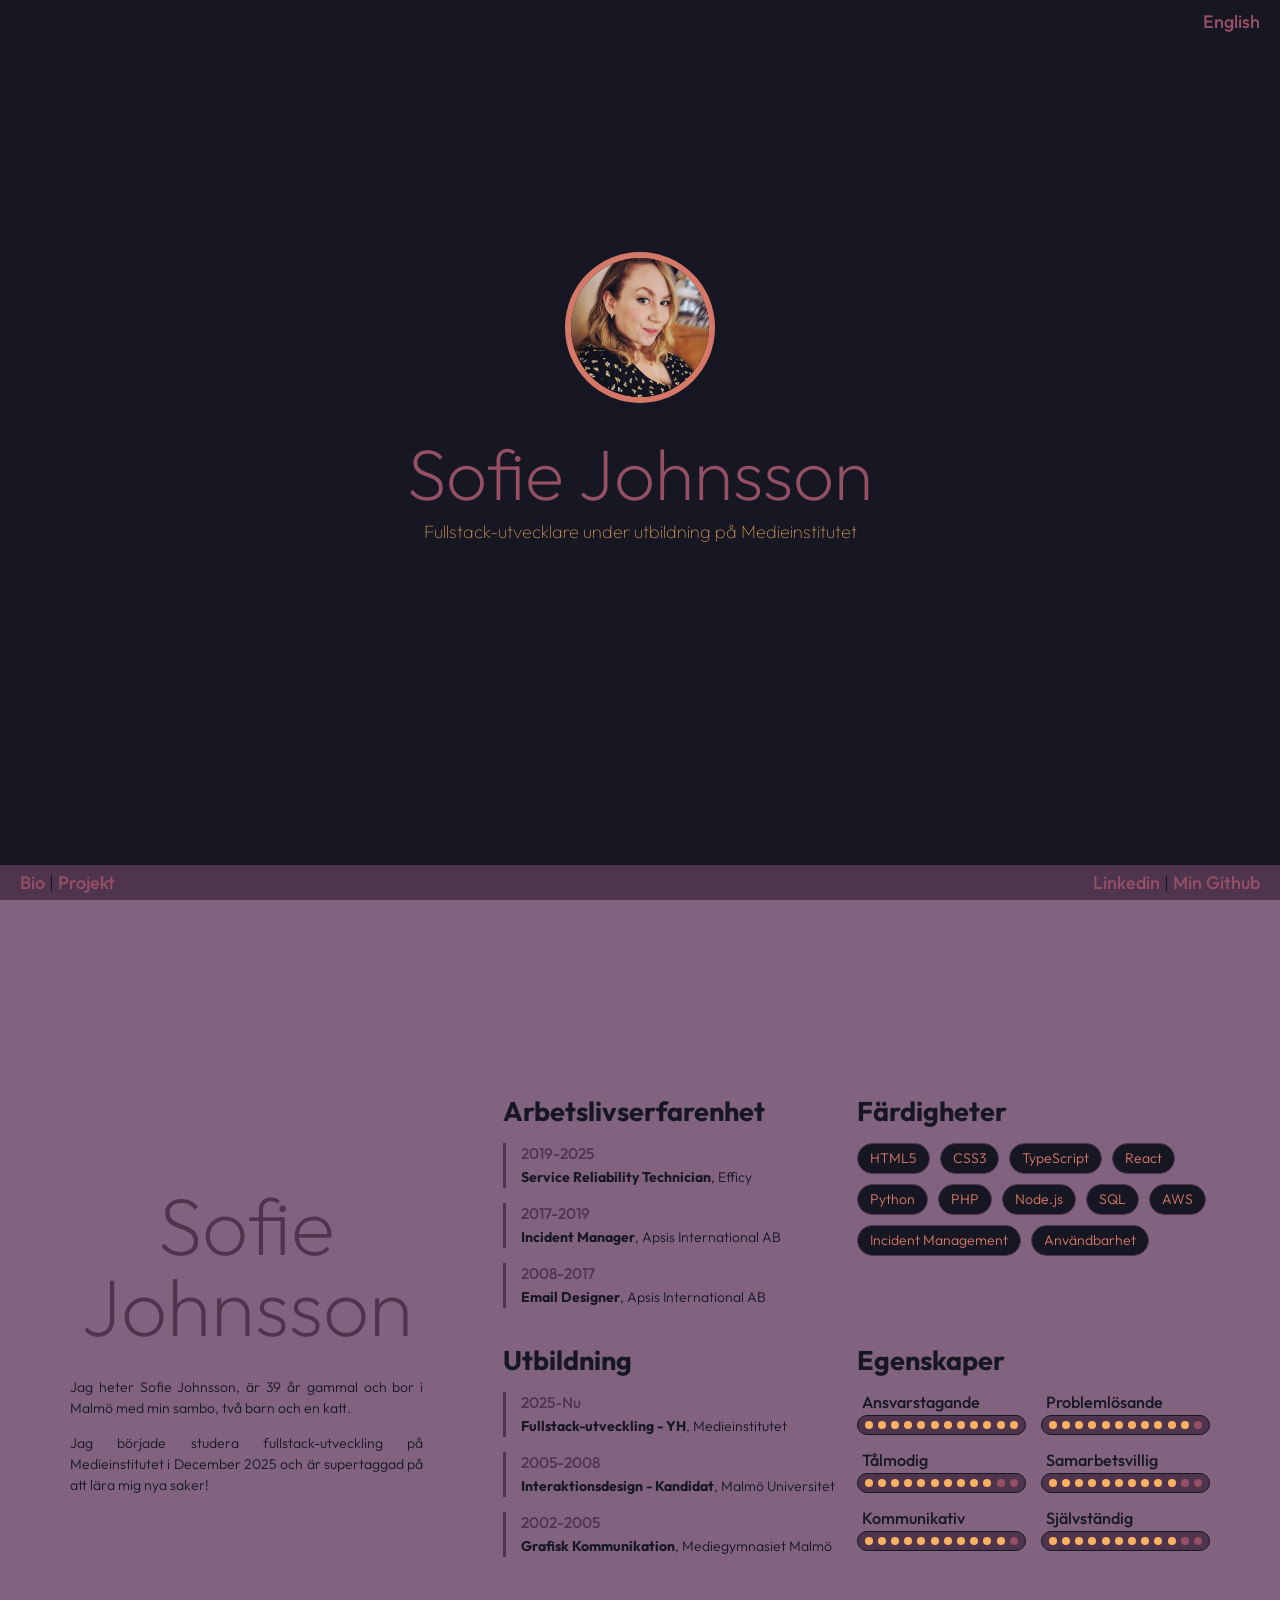
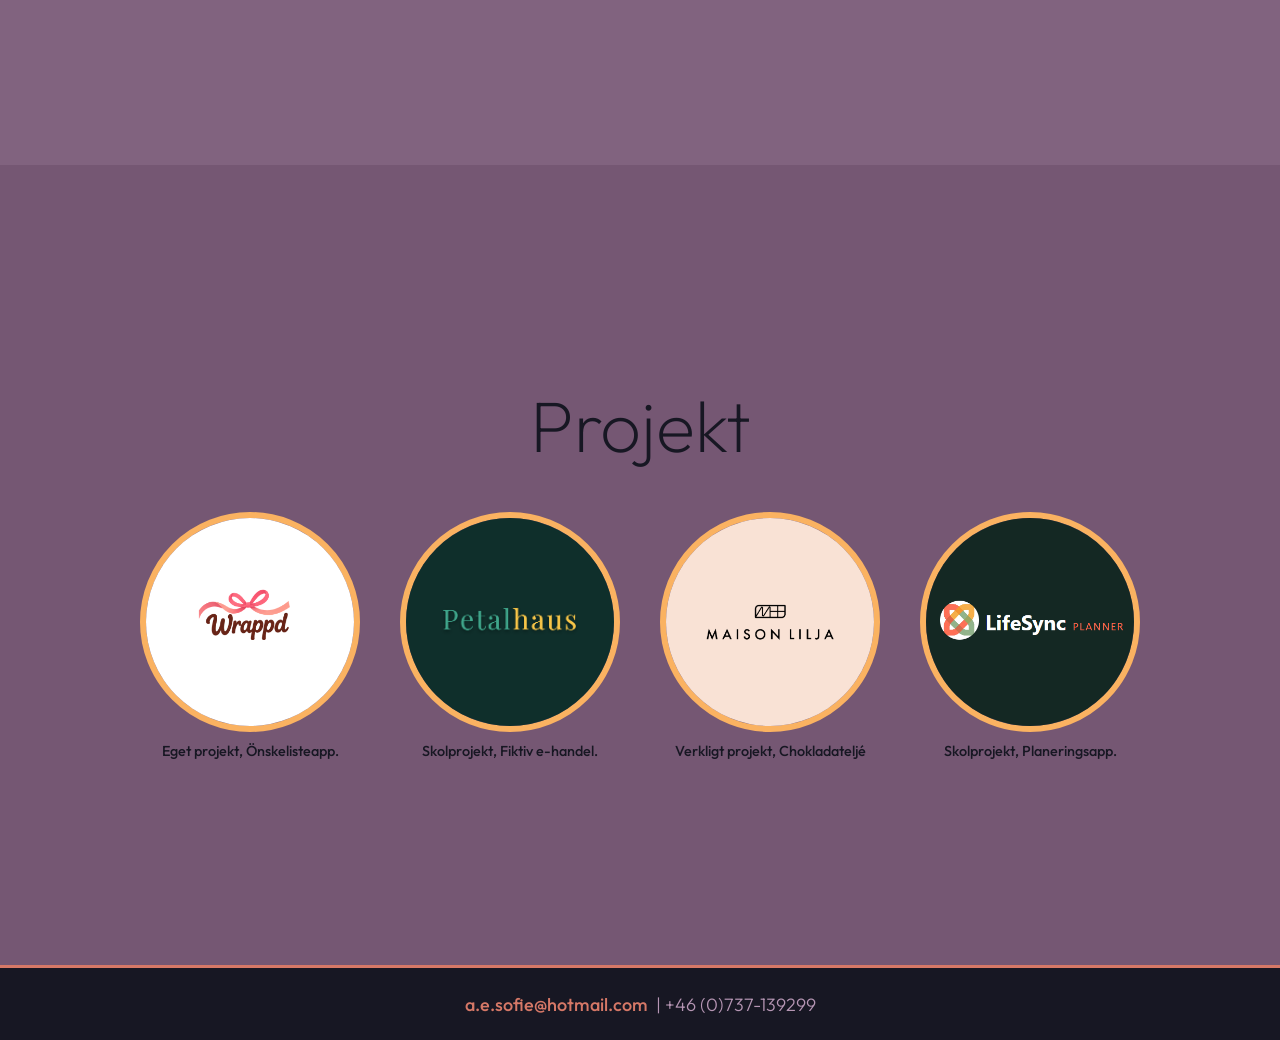
<file: index.html>
<!DOCTYPE html>
<html lang="en">

<head>
    <meta charset="UTF-8">
    <meta name="viewport" content="width=device-width, initial-scale=1.0">
    <link rel="stylesheet" href="css/style.css">
    <title>Sofie Johnsson</title>
</head>

<body>

    <div id="hero">

        <header>
            <div id="language"><a href="english.html">English</a></div>
            <div id="headerimg">
                <img class="profile-image" src="img/305139433_10159655626795546_2659846789829574413_n.jpg">
            </div>
            <div id="headertxt">
                <h1>Sofie Johnsson</h1>
                <p>Fullstack-utvecklare under utbildning på Medieinstitutet
                <p>
            </div>
        </header>

    </div>

    <nav>
        <div id="anchors">
            <a href="#bio-page">Bio</a> | 
            <a href="#project-page">Projekt</a>
        </div>
        <div id="externallinks">
            <a href="https://www.linkedin.com/in/sofiejohnsson/" target="_blank">Linkedin</a> |
            <a href="https://github.com/Sofie200" target="_blank">Min Github</a>
        </div>
    </nav>

    <main id="bio-page">

        <section>

            <article id="Bio">
                <h1>Sofie Johnsson</h1>
                <p>Jag heter Sofie Johnsson, är 39 år gammal och bor i Malmö med min sambo, två barn och en katt.</p>
                <p>Jag började studera fullstack-utveckling på Medieinstitutet i December 2025 och är supertaggad på att
                    lära mig nya saker!</p>
            </article>

        </section>
        <section id="sections">

            <article id="Experience">
                <h2>Arbetslivserfarenhet</h2>
                <ul>
                    <li>
                        <h3>2019-2025</h3><span class="bolder">Service Reliability Technician</span>, Efficy
                    </li>
                    <li>
                        <h3>2017-2019</h3><span class="bolder">Incident Manager</span>, Apsis International AB
                    </li>
                    <li>
                        <h3>2008-2017</h3><span class="bolder">Email Designer</span>, Apsis International AB
                    </li>
                </ul>
            </article>

            <article id="Education">
                <h2>Utbildning</h2>
                <ul>
                    <li>
                        <h3>2025-Nu</h3><span class="bolder">Fullstack-utveckling - YH</span>, Medieinstitutet
                    </li>
                    <li>
                        <h3>2005-2008</h3><span class="bolder">Interaktionsdesign - Kandidat</span>, Malmö Universitet
                    </li>
                    <li>
                        <h3>2002-2005</h3><span class="bolder">Grafisk Kommunikation</span>, Mediegymnasiet Malmö
                    </li>
                </ul>
            </article>

            <article id="skills">
                <h2>Färdigheter</h2>
                <ol>
                    <li>HTML5</li>
                    <li>CSS3</li>
                    <li>TypeScript</li>
                    <li>React</li>
                    <li>Python</li>
                    <li>PHP</li>
                    <li>Node.js</li>
                    <li>SQL</li>
                    <li>AWS</li>
                    <li>Incident Management</li>
                    <li>Användbarhet</li>
                </ol>
            </article>

            <article id="personality">
                <h2>Egenskaper</h2>

                <div id="personality-grid">

                </div>

            </article>

        </section>

    </main>

    <div class="wrapper-pink">
        <main id="project-page">

            <h1>Projekt</h1>

            <section>

                <div class="project">
                    <a target="_blank" href="https://wrappd.se/"><img class="profile-image" src="img/wrappd.png"></a>
                    <div class="project-desc">Eget projekt, Önskelisteapp.</div>
                </div>

                <div class="project">
                    <a target="_blank" href="https://petalhaus-v2.vercel.app/"><img class="profile-image" src="img/petalhaus.png"></a>
                    <div class="project-desc">Skolprojekt, Fiktiv e-handel.</div>
                </div>

                <div class="project">
                    <a target="_blank" href="https://maison-lilja.vercel.app/"><img class="profile-image" src="img/maisonlilja.png"></a>
                    <div class="project-desc">Verkligt projekt, Chokladateljé</div>
                </div>

                <div class="project">
                    <a target="_blank" href="https://lifesyncplanner.vercel.app/"><img class="profile-image" src="img/lifesyncplanner.png"></a>
                    <div class="project-desc">Skolprojekt, Planeringsapp.</div>
                </div>

            </section>

        </main>
    </div>

    <footer>
        <a href="mailto:a.e.sofie@hotmail.com">a.e.sofie@hotmail.com</a>&nbsp;
        | +46 (0)737-139299
    </footer>
    <script src="src/main.js" type="module"></script>
</body>

</html>
</file>
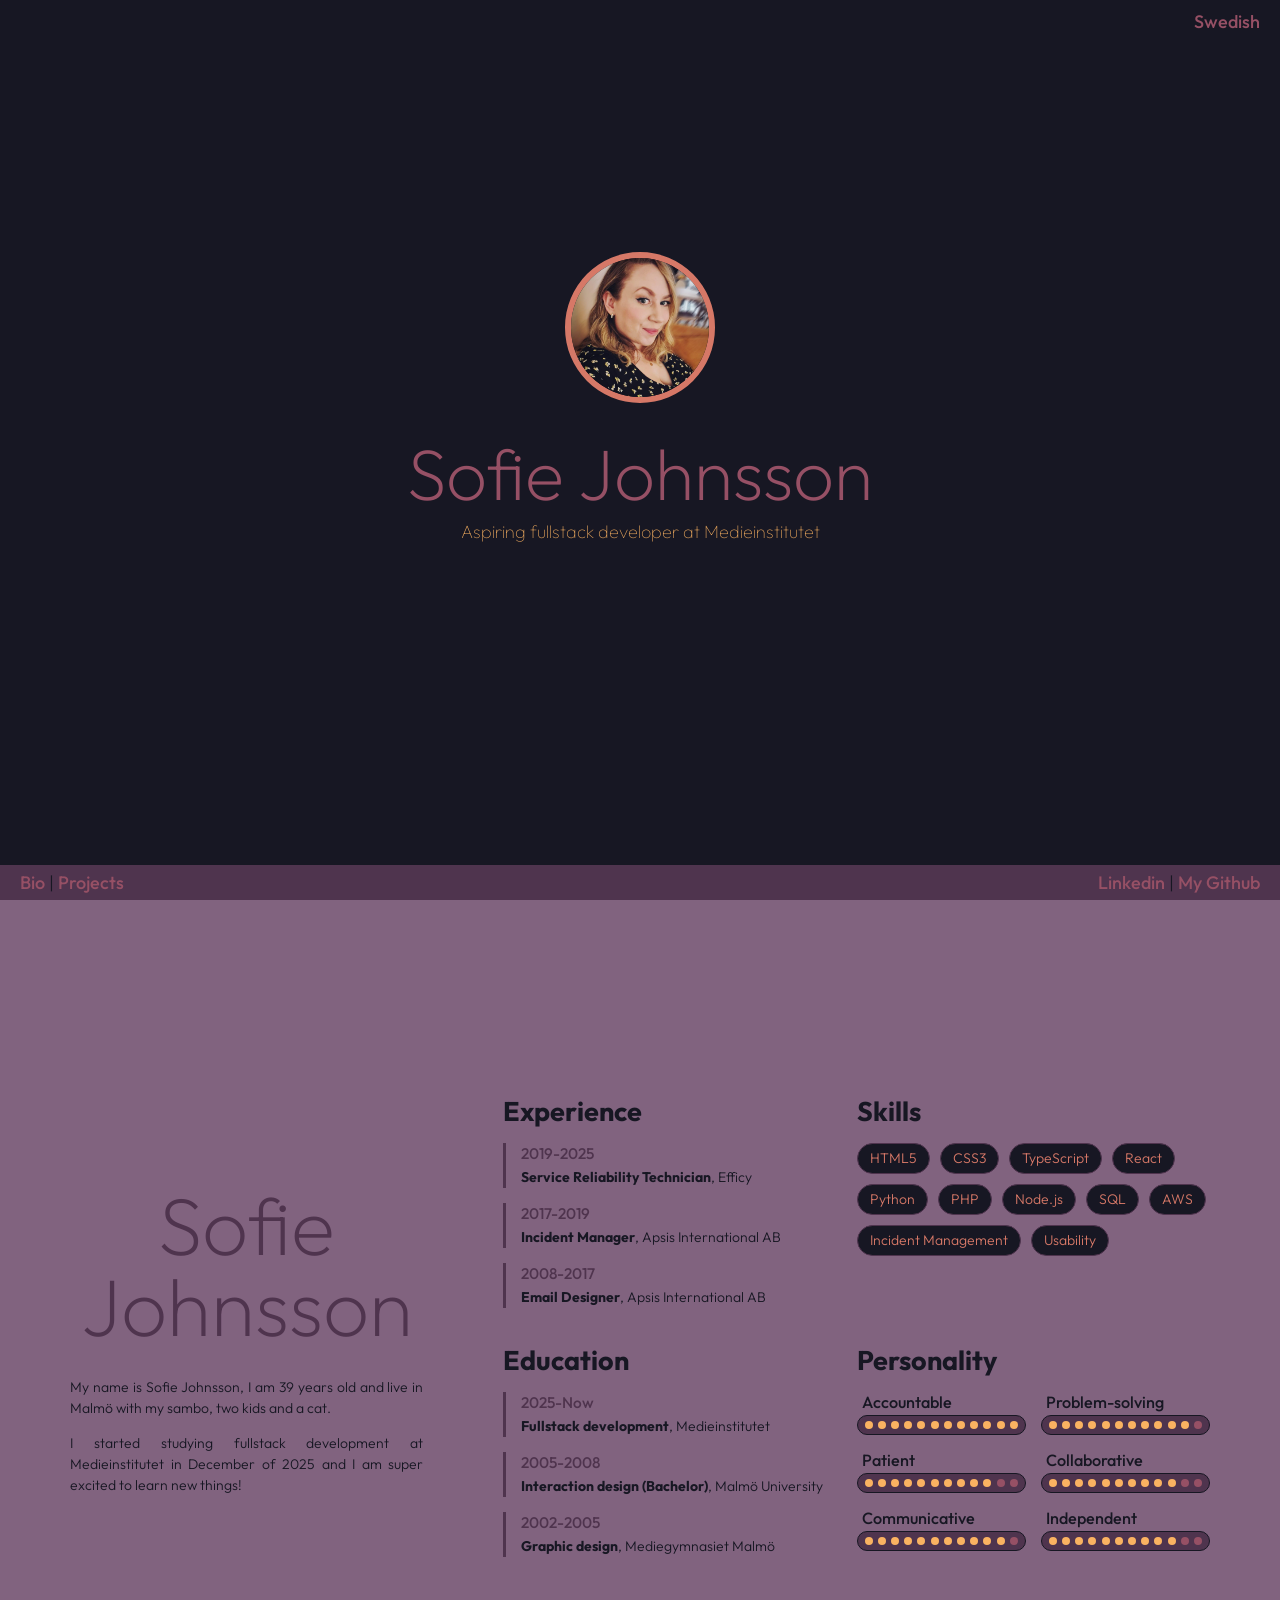
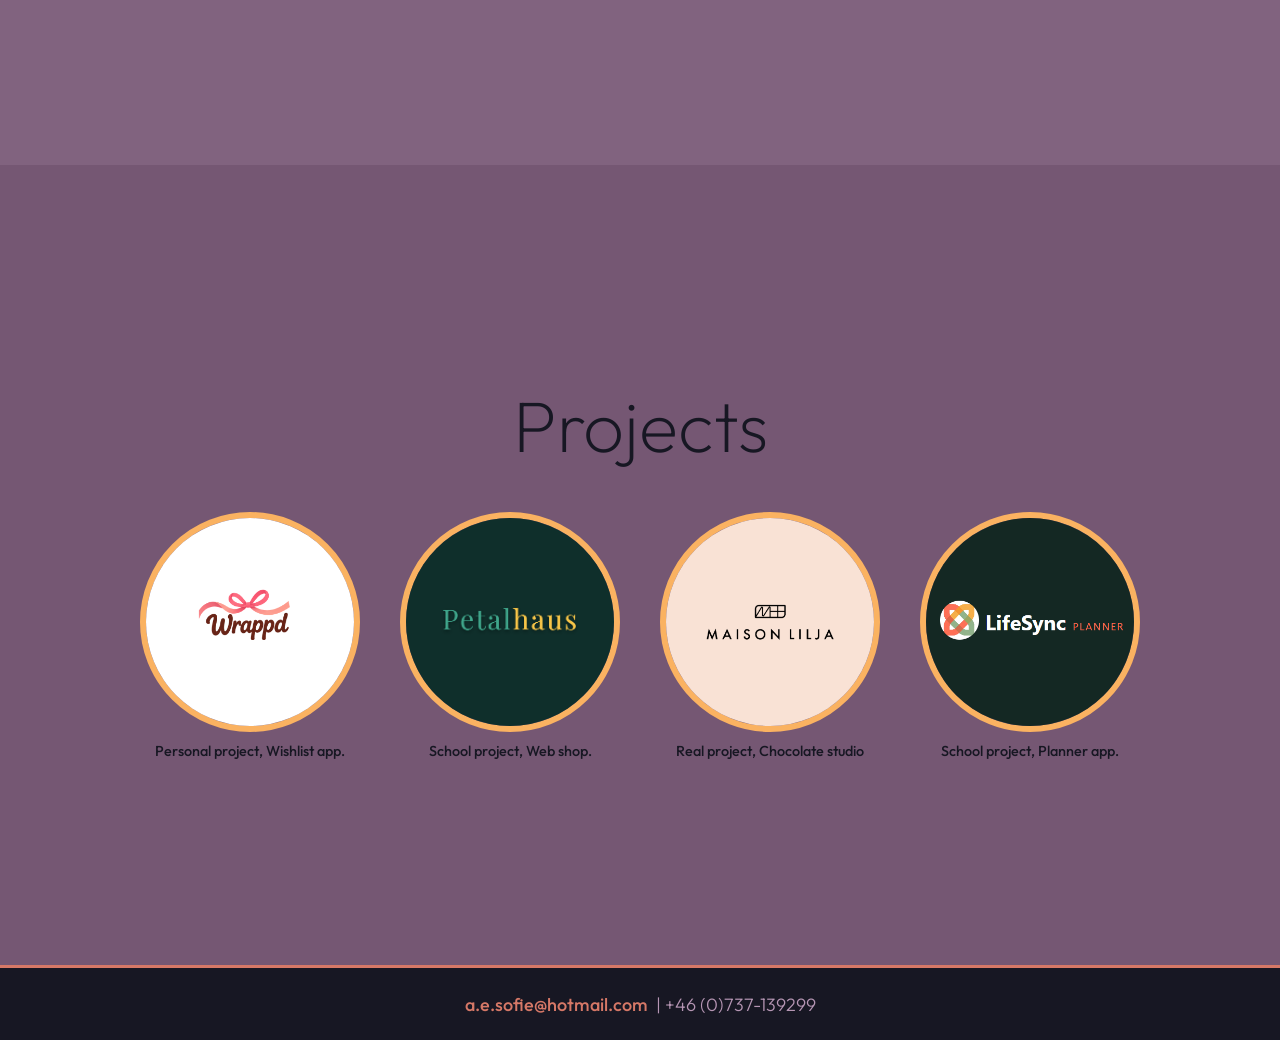
<file: english.html>
<!DOCTYPE html>
<html lang="en">
<head>
    <meta charset="UTF-8">
    <meta name="viewport" content="width=device-width, initial-scale=1.0">
    <link rel="stylesheet" href="css/style.css">
    <title>Sofie Johnsson</title>
</head>
<body>

    <div id="hero">

        <header>
            <div id="language"><a href="/">Swedish</a></div>
            <div id="headerimg">
                <img class="profile-image" src="img/305139433_10159655626795546_2659846789829574413_n.jpg">
            </div>
            <div id="headertxt">
                <h1>Sofie Johnsson</h1>
                <p>Aspiring fullstack developer at Medieinstitutet<p>
            </div>
        </header>

    </div>

    <nav>
        <div id="anchors">
            <a href="#bio-page">Bio</a> |
            <a href="#project-page">Projects</a>
        </div>
        <div id="externallinks">
            <a href="https://www.linkedin.com/in/sofiejohnsson/" target="_blank">Linkedin</a> | 
            <a href="https://github.com/Sofie200" target="_blank">My Github</a>
        </div>
    </nav>

    <main id="bio-page">

        <section>

            <article id="Bio">
                <h1>Sofie Johnsson</h1>
                <p>My name is Sofie Johnsson, I am 39 years old and live in Malmö with my sambo, two kids and a cat.</p>
                <p>I started studying fullstack development at Medieinstitutet in December of 2025 and I am super excited to learn new things!</p>
            </article>

        </section>
        <section id="sections">
            
            <article id="Experience">
                <h2>Experience</h2>
                <ul>
                    <li><h3>2019-2025</h3><span class="bolder">Service Reliability Technician</span>, Efficy</li>
                    <li><h3>2017-2019</h3><span class="bolder">Incident Manager</span>, Apsis International AB</li>
                    <li><h3>2008-2017</h3><span class="bolder">Email Designer</span>, Apsis International AB</li>
                </ul>
            </article>

            <article id="Education">
                <h2>Education</h2>
                <ul>
                    <li><h3>2025-Now</h3><span class="bolder">Fullstack development</span>, Medieinstitutet</li>
                    <li><h3>2005-2008</h3><span class="bolder">Interaction design (Bachelor)</span>, Malmö University</li>
                    <li><h3>2002-2005</h3><span class="bolder">Graphic design</span>, Mediegymnasiet Malmö</li>
                </ul>
            </article>

            <article id="skills">
                <h2>Skills</h2>
                <ol>
                    <li>HTML5</li>
                    <li>CSS3</li>
                    <li>TypeScript</li>
                    <li>React</li>
                    <li>Python</li>
                    <li>PHP</li>
                    <li>Node.js</li>
                    <li>SQL</li>
                    <li>AWS</li>
                    <li>Incident Management</li>
                    <li>Usability</li>
                </ol>
            </article>

            <article id="personality">
                <h2>Personality</h2>

                <div id="personality-grid">

                </div>

            </article>

        </section>            
            
    </main>

    <div class="wrapper-pink">
        <main id="project-page">
    
            <h1>Projects</h1>
    
            <section>
    
                <div class="project">
                    <a target="_blank" href="https://wrappd.se/"><img class="profile-image"
                            src="img/wrappd.png"></a>
                    <div class="project-desc">Personal project, Wishlist app.</div>
                </div>

                <div class="project">
                    <a target="_blank" href="https://petalhaus-v2.vercel.app/"><img class="profile-image"
                            src="img/petalhaus.png"></a>
                    <div class="project-desc">School project, Web shop.</div>
                </div>

                <div class="project">
                    <a target="_blank" href="https://maison-lilja.vercel.app/"><img class="profile-image"
                            src="img/maisonlilja.png"></a>
                    <div class="project-desc">Real project, Chocolate studio</div>
                </div>

                <div class="project">
                    <a target="_blank" href="https://lifesyncplanner.vercel.app/"><img class="profile-image"
                            src="img/lifesyncplanner.png"></a>
                    <div class="project-desc">School project, Planner app.</div>
                </div>
    
            </section>
    
        </main>
    </div>

    <footer>
        <a href="mailto:a.e.sofie@hotmail.com">a.e.sofie@hotmail.com</a>&nbsp;
        | +46 (0)737-139299
    </footer>
    <script src="src/main_eng.js" type="module"></script>
</body>
</html>
</file>
<file: css/style.css>
@import url('https://fonts.googleapis.com/css2?family=Molle:ital@1&display=swap');
@import url('https://fonts.googleapis.com/css2?family=Outfit:wght@100..900&display=swap');

*{
    box-sizing: border-box;
}

html {
    scroll-behavior: smooth;
}

@media (prefers-reduced-motion: no-preference) {
    html {
        scroll-behavior: smooth;
    }
}

body{
    font-family: Outfit, Arial, Helvetica, sans-serif;
    color: #171723;
    font-weight: 300;
    font-size: 18px;
    background-color:#81637f;
    padding: 0;
    margin: 0;
}

p, li{
    font-size: 14px;
    line-height: 1.5em;
}

#hero{
    display: flex;
    grid-template-rows: 1fr;
    height: calc(100vh - 35px);
    background-color:#171723;
}

header{
    width: 95%;
    text-align: center;
    padding: 0 10% 50px;
    margin: auto;
}

#headerimg img{
    border-radius: 50%;
    width:15%;
    min-width: 150px;
    margin: 0 auto;
    border: solid 6px #d67867;
}

#headertxt p{
    color: #fab261;
    font-size: 18px;
    font-weight: 100;
}

#language{
    position: absolute;
    top:10px;
    right:20px;
}

nav{
    height: 35px;
    background-color: #4f344e;
    display: flex;
    align-self: flex-start;
    flex-wrap: wrap;
    justify-content: space-between;
    align-items: center;
    position:sticky;
    top:0;
    padding: 0 20px;
}

#bio-page{
    display: grid;
    grid-template-columns: 1fr 2fr;
    gap:80px;
    max-width: 1200px;
    grid-template-rows: 1fr;
    padding: 30px;
    height: calc(100vh - 35px);
    margin: auto;
    align-items: center;
}

.wrapper-pink {
    background-color: #755773;
    display: flex;
    align-items: center;
    min-height: calc(100vh - 100px);
}

#project-page {
    max-width: 1200px;
    padding: 30px;
    margin: auto;
    flex-direction: column;
    align-items: center;
}

#project-page section {
    max-width: 1000px;
    display: grid;
    grid-template-columns: repeat(4, 1fr);
    gap: 40px;
    margin: auto;
    align-items: start;
}

.project{
    flex: 1;
    text-align: center;
}

.project img {
    border-radius: 50%;
    width: 100%;
    aspect-ratio: 1 / 1;
    object-fit: cover;
    box-sizing: border-box;
    display: block;
    margin: 0 auto;
    border: solid 6px #fab261;
}

.project-desc{
    font-size: 0.9rem;
    font-weight: 500;
    padding: 10px 0;
}

h1{
    font-weight: 200;
    font-size: 4em;
    line-height: 1em;
    color:#965065;
    margin:30px 0 -10px;
}

#Bio h1{
    font-weight: 200;
    font-size: 4.5em;
    line-height: 1em;
    color:#4f344e;
    text-align: center;
    margin-bottom: 30px;
}

#project-page h1 {
    color: #171723;
    margin-bottom: 50px;
    text-align: center;
}

h2{
    margin: 0 0 15px;
    overflow-wrap: break-word;
}

h3{
    margin:0;
    color:#4f344e;
    font-size: 1.1em;
    font-weight: 500;
    padding-bottom: 3px;
}

h4{
    margin:0 0 0 5px;
    font-size: 0.9em;
    font-weight: 500;
    padding-bottom: 3px;
}

#Bio{
    text-align: justify;
}

#sections{
    display: grid;
    grid-template-columns: 1fr 1fr;
    grid-template-rows: 1fr 1fr;
    gap: 20px 0;
    grid-auto-flow: column;
}

ul, ol{
    margin:0;
    padding: 0;
}

#Education li, #Experience li{
    margin: 15px 0px;
    list-style: none;
    border-left: #4f344e solid 3px;
    padding-left: 15px;
}

#skills ol{
    width:100%;
    margin:0;
    padding: 0;
    display: flex;
    flex-wrap:wrap;
    gap:10px;
}

#skills li{
    background-color: #171723;
    list-style: none;
    padding: 4px 12px;
    border: #4f344e solid 1px;
    border-radius: 20px;
    color: #d67867;
    margin: 0;
}

a{
   color:#171723; 
   text-decoration: none;
   font-weight: 500;
}
a:hover{
    color: #4f344e;
    text-decoration: underline;
}

nav a, #language a{
   color:#965065;
}
nav a:hover, #language a:hover{
    color: #d67867;
}

.icon a:hover{
    text-decoration: none;
}
.bolder{
    font-weight: 700;
}

#contact{
    background-color: #b696b4;
    border: #4f344e 2px solid;
    border-radius: 10px;
    padding: 15px 20px 25px;
    margin-bottom: 40px;
}

#contact-grid{
    display: grid;
    grid-template-columns: 20px 1fr;
    gap: 10px 25px;
    align-items: center;
}

#contact-grid .icon{
    width: 20px;
    display: grid;
    align-items: center;
    justify-items:center;
    text-shadow: 0 0 3px #4f344e;
}


footer{
    background-color:#171723;
    text-align: center;
    border-top: #d67867 solid 3px;
    color: #b696b4;
    height: 75px;
    display: flex;
    align-items: center;
    justify-content: center;
}

footer a{
    color:#d67867;
}


#personality-grid{
    display: grid;
    grid-template-columns: minmax(0, 1fr) minmax(0, 1fr);
    gap: 15px 15px;
    align-items: center;
}

.score-bar{
    display: flex;
    justify-content: space-between;
    border:#171723 solid 1px;
    background-color: #4f344e;
    border-radius: 10px;
    height: 20px;
    align-items: center;
    padding: 0 7px;
    width: 100%;
    max-width: 175px;
    box-sizing: border-box;
}

.score, .grey{
    width: 8px;
    height: 8px;
    background-color: #fab261;
    border-radius: 8px;
}

.grey{
    background-color:#965065;
}

@media screen and (max-width: 1240px)  {
    #bio-page{
        max-width: 800px;
        display: block;
        height: auto;
    }
    
    #Bio h1{
        margin-top: 10px;
    }

    #Bio{
        padding-bottom: 50px;
    }

    article{
        padding-bottom: 20px;
    }
}

@media screen and (max-width: 1000px)  {
    #project-page section {
        grid-template-columns: repeat(2, 1fr);
        max-width: 500px;
    }
}

@media screen and (max-width: 800px)  {
    #bio-page, #project-page{
        max-width: 500px;
        display: block;
        height: auto;
    }

    .wrapper-pink{
        display: block;
        height: auto;
        min-height: 0;
    }

    #sections{
        display: block;
    }

    #project-page section {
        grid-template-columns: repeat(2, 1fr);
        max-width: 500px;
        gap: 30px;
    }

    #skills{
        padding-bottom: 40px;
    }
}

@media screen and (max-width: 420px)  {

    #project-page section {
        grid-template-columns: 1fr;
        max-width: 250px;
    }
    
    h1, #Bio h1{
        font-size: 3rem;
    }
    #Bio h1{
        margin-bottom: 20px;
    }
}
</file>
